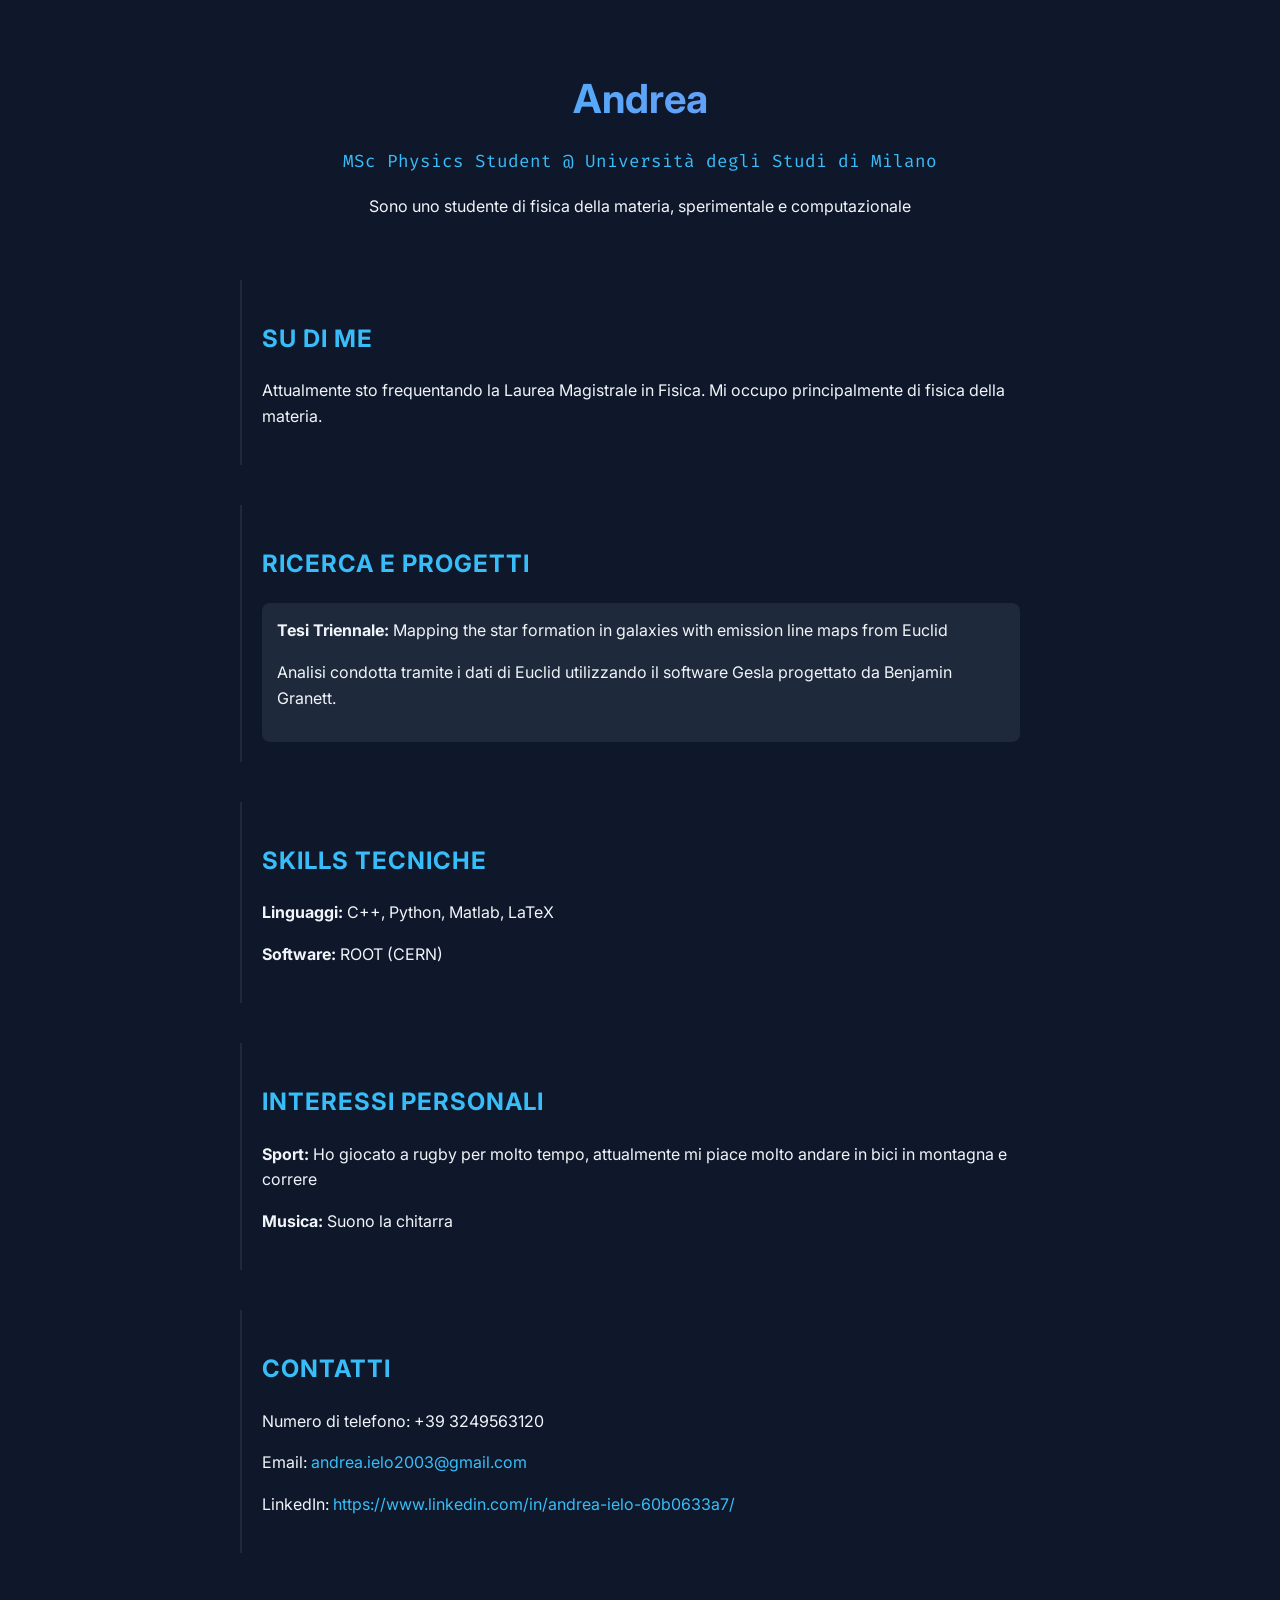
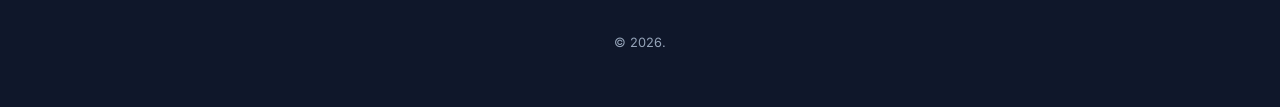
<file: index.html>
<!DOCTYPE html>
<html lang="it">
<head>
<meta charset="UTF-8">
<meta name="viewport" content="width=device-width, initial-scale=1.0">
<title>Andrea Ielo | Physics Graduate Student</title>
<link href="https://fonts.googleapis.com/css2?family=Fira+Code:wght@300;500&family=Inter:wght@300;400;700&display=swap" rel="stylesheet">
<style>
:root {
--bg: #0f172a;
--accent: #38bdf8;
--text: #f1f5f9;
--secondary: #94a3b8;
}

body {
font-family: 'Inter', sans-serif;
background-color: var(--bg);
color: var(--text);
margin: 0;
line-height: 1.6;
}

.container {
max-width: 800px;
margin: 0 auto;
padding: 40px 20px;
}

header {
text-align: center;
margin-bottom: 60px;
}

h1 {
font-size: 2.5rem;
margin-bottom: 0.5rem;
background: linear-gradient(90deg, #38bdf8, #818cf8);
-webkit-background-clip: text;
-webkit-text-fill-color: transparent;
}

.subtitle {
font-family: 'Fira Code', monospace;
color: var(--accent);
font-size: 1.1rem;
}

section {
margin-bottom: 40px;
padding: 20px;
border-left: 2px solid #1e293b;
transition: border-color 0.3s;
}

section:hover {
border-left-color: var(--accent);
}

h2 {
font-size: 1.5rem;
color: var(--accent);
text-transform: uppercase;
letter-spacing: 1px;
}

.project-card {
background: #1e293b;
padding: 15px;
border-radius: 8px;
margin-top: 10px;
}

.latex {
font-family: 'Fira Code', monospace;
background: #000;
padding: 2px 5px;
border-radius: 4px;
font-size: 0.9em;
color: #fbbf24;
}

footer {
text-align: center;
margin-top: 80px;
font-size: 0.8rem;
color: var(--secondary);
}

a {
color: var(--accent);
text-decoration: none;
}

a:hover {
text-decoration: underline;
}
</style>
</head>
<body>

<div class="container">
<header>
<h1>Andrea</h1>
<p class="subtitle">MSc Physics Student @ Università degli Studi di Milano</p>
<p>Sono uno studente di fisica della materia, sperimentale e computazionale</p>
</header>

<section id="about">
<h2><a href="bio.html">Su di me</a></h2>
<p>Attualmente sto frequentando la Laurea Magistrale in Fisica. Mi occupo principalmente di fisica della materia.</p>
</section>

<section id="research">
<h2>Ricerca e Progetti</h2>
<div class="project-card">
<strong>Tesi Triennale:</strong> Mapping the star formation in galaxies with emission line maps from Euclid
<p>Analisi condotta tramite i dati di Euclid utilizzando il software Gesla progettato da Benjamin Granett.</p>
</div>
</section>

<section id="skills">
<h2>Skills Tecniche</h2>
<p><strong>Linguaggi:</strong> C++, Python, Matlab, LaTeX</p>
<p><strong>Software:</strong> ROOT (CERN)</p>
</section>

        <section id="Interessi personali">
            <h2>Interessi personali</h2>
            <p><strong>Sport:</strong> Ho giocato a rugby per molto tempo, attualmente mi piace molto andare in bici in montagna e correre</p>
            <p><strong>Musica:</strong> Suono la chitarra</p>
        </section>

<section id="contacts">
<h2>Contatti</h2>
<p>Numero di telefono: +39 3249563120</a></p>
<p>Email: <a href="mailto:andrea.ielo2003@gmail.com">andrea.ielo2003@gmail.com</a></p>
<p>LinkedIn: <a href="https://www.linkedin.com/in/andrea-ielo-60b0633a7/">https://www.linkedin.com/in/andrea-ielo-60b0633a7/</a></p>
</section>

<footer>
<p>© 2026.</p>
</footer>
</div>

</body>
</html>
</file>
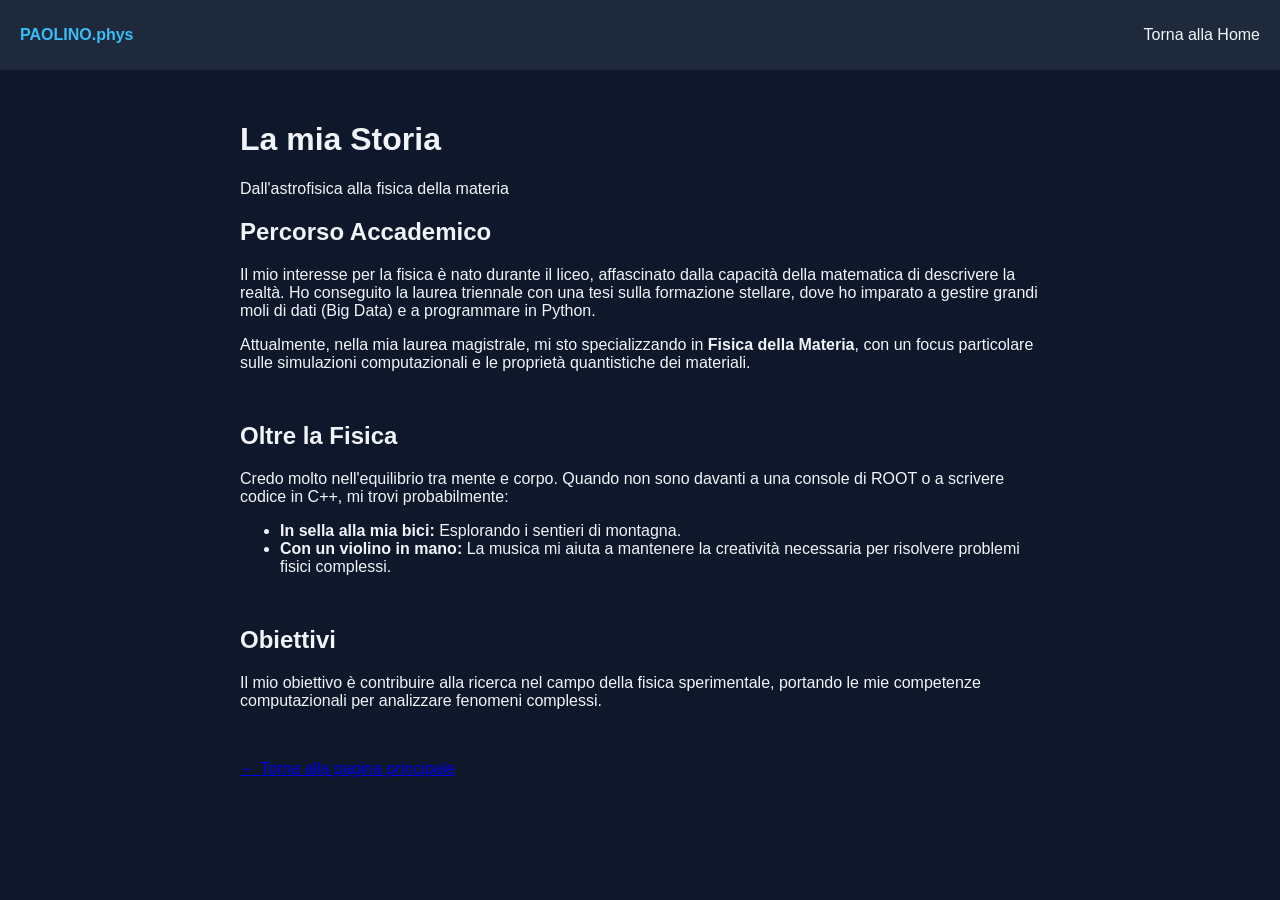
<file: bio.html>
<!DOCTYPE html>
<html lang="it">
<head>
    <meta charset="UTF-8">
    <meta name="viewport" content="width=device-width, initial-scale=1.0">
    <title>Biografia | Paolino Paperino</title>
    <link rel="stylesheet" href="style.css">
    <link href="https://fonts.googleapis.com/css2?family=Fira+Code:wght@300;500&family=Inter:wght@300;400;700&display=swap" rel="stylesheet">
</head>
<body>

    <nav>
        <div class="logo">PAOLINO.phys</div>
        <ul class="nav-links">
            <li><a href="index.html">Torna alla Home</a></li>
        </ul>
    </nav>

    <div class="container">
        <header>
            <h1>La mia Storia</h1>
            <p class="subtitle">Dall'astrofisica alla fisica della materia</p>
        </header>

        <section>
            <h2>Percorso Accademico</h2>
            <p>
                Il mio interesse per la fisica è nato durante il liceo, affascinato dalla capacità della matematica di descrivere la realtà. 
                Ho conseguito la laurea triennale con una tesi sulla formazione stellare, dove ho imparato a gestire grandi moli di dati (Big Data) e a programmare in Python.
            </p>
            <p>
                Attualmente, nella mia laurea magistrale, mi sto specializzando in <strong>Fisica della Materia</strong>, con un focus particolare sulle simulazioni computazionali e le proprietà quantistiche dei materiali.
            </p>
        </section>

        <section>
            <h2>Oltre la Fisica</h2>
            <p>
                Credo molto nell'equilibrio tra mente e corpo. Quando non sono davanti a una console di ROOT o a scrivere codice in C++, mi trovi probabilmente:
            </p>
            <ul>
                <li><strong>In sella alla mia bici:</strong> Esplorando i sentieri di montagna.</li>
                <li><strong>Con un violino in mano:</strong> La musica mi aiuta a mantenere la creatività necessaria per risolvere problemi fisici complessi.</li>
            </ul>
        </section>

        <section>
            <h2>Obiettivi</h2>
            <p>
                Il mio obiettivo è contribuire alla ricerca nel campo della fisica sperimentale, portando le mie competenze computazionali per analizzare fenomeni complessi.
            </p>
        </section>

        <footer>
            <p><a href="index.html">← Torna alla pagina principale</a></p>
        </footer>
    </div>

</body>
</html>
</file>
<file: style.css>
:root {
    --bg: #0f172a;
    --accent: #38bdf8;
    --text: #f1f5f9;
    --nav-bg: #1e293b;
}

body {
    font-family: 'Segoe UI', Tahoma, Geneva, Verdana, sans-serif;
    background-color: var(--bg);
    color: var(--text);
    margin: 0;
    padding-top: 80px;
}

nav {
    background-color: var(--nav-bg);
    height: 70px;
    width: 100%;
    position: fixed;
    top: 0;
    display: flex;
    justify-content: space-between;
    align-items: center;
    padding: 0 20px;
    box-sizing: border-box;
    z-index: 1000;
}

.logo {
    font-weight: bold;
    color: var(--accent);
}

.nav-links {
    display: flex;
    list-style: none;
    gap: 20px;
}

.nav-links a {
    color: var(--text);
    text-decoration: none;
}

/* Hamburger menu */
.hamburger {
    display: none;
    cursor: pointer;
    flex-direction: column;
    gap: 5px;
}

.hamburger span {
    width: 25px;
    height: 3px;
    background-color: var(--text);
}

/* Mobile */
@media (max-width: 768px) {
    .hamburger { display: flex; }
    .nav-links {
        position: fixed;
        right: -100%;
        top: 70px;
        flex-direction: column;
        background-color: var(--nav-bg);
        width: 100%;
        text-align: center;
        transition: 0.3s;
        padding: 20px 0;
    }
    .nav-links.active { right: 0; }
}

.container { max-width: 800px; margin: 0 auto; padding: 20px; }
section { margin-bottom: 50px; scroll-margin-top: 100px; }
</file>
